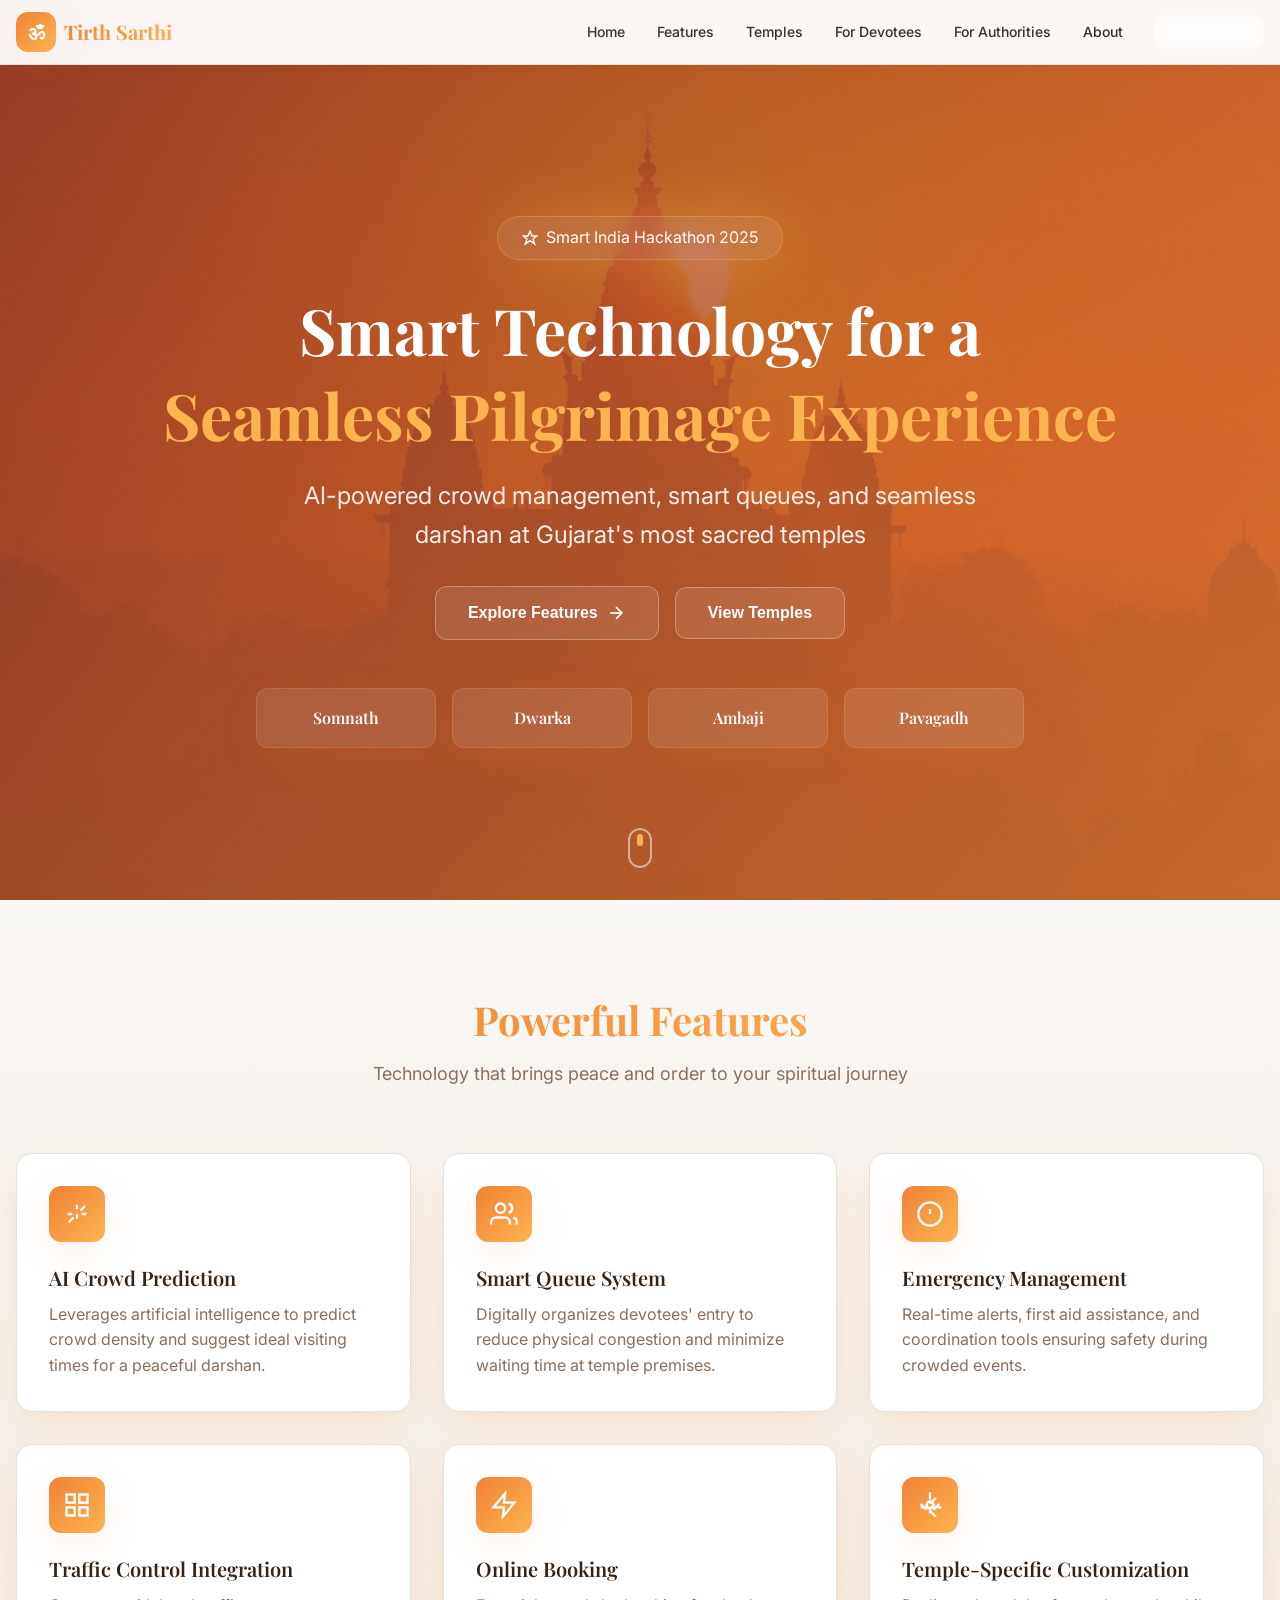
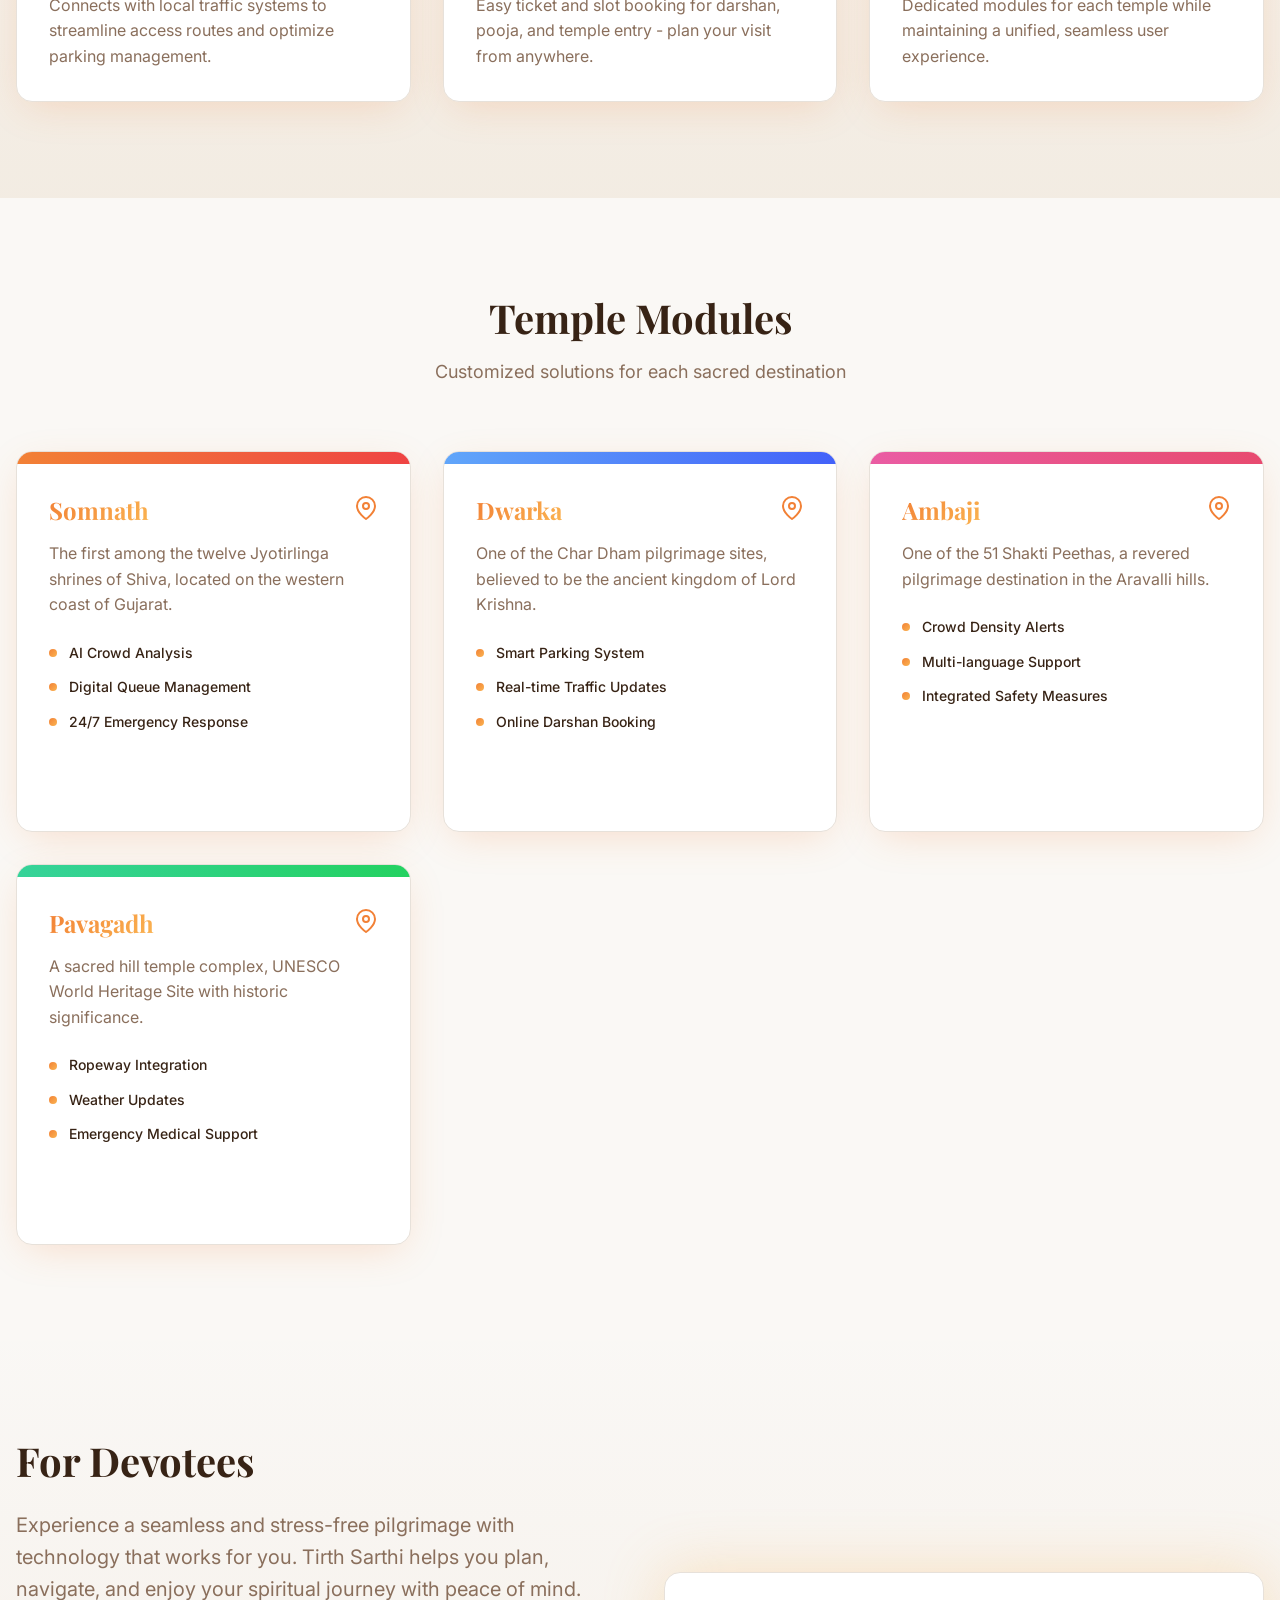
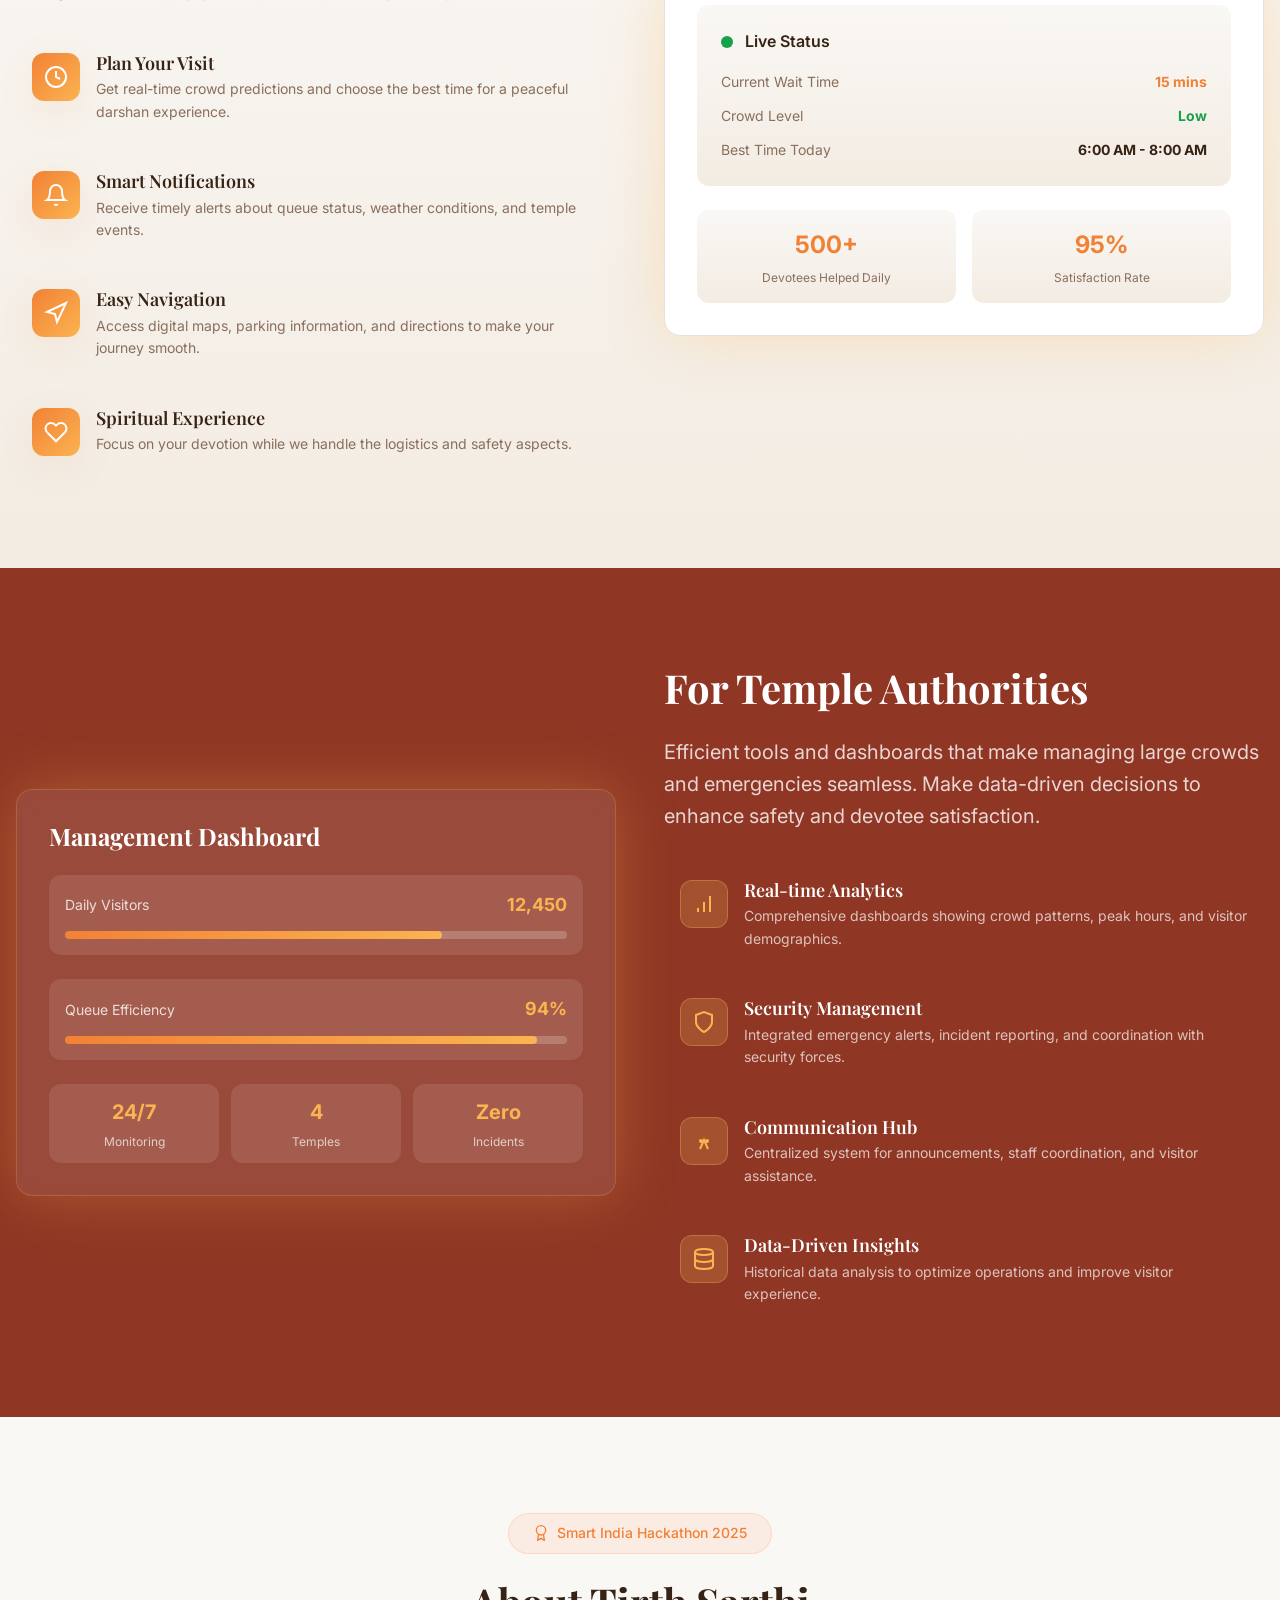
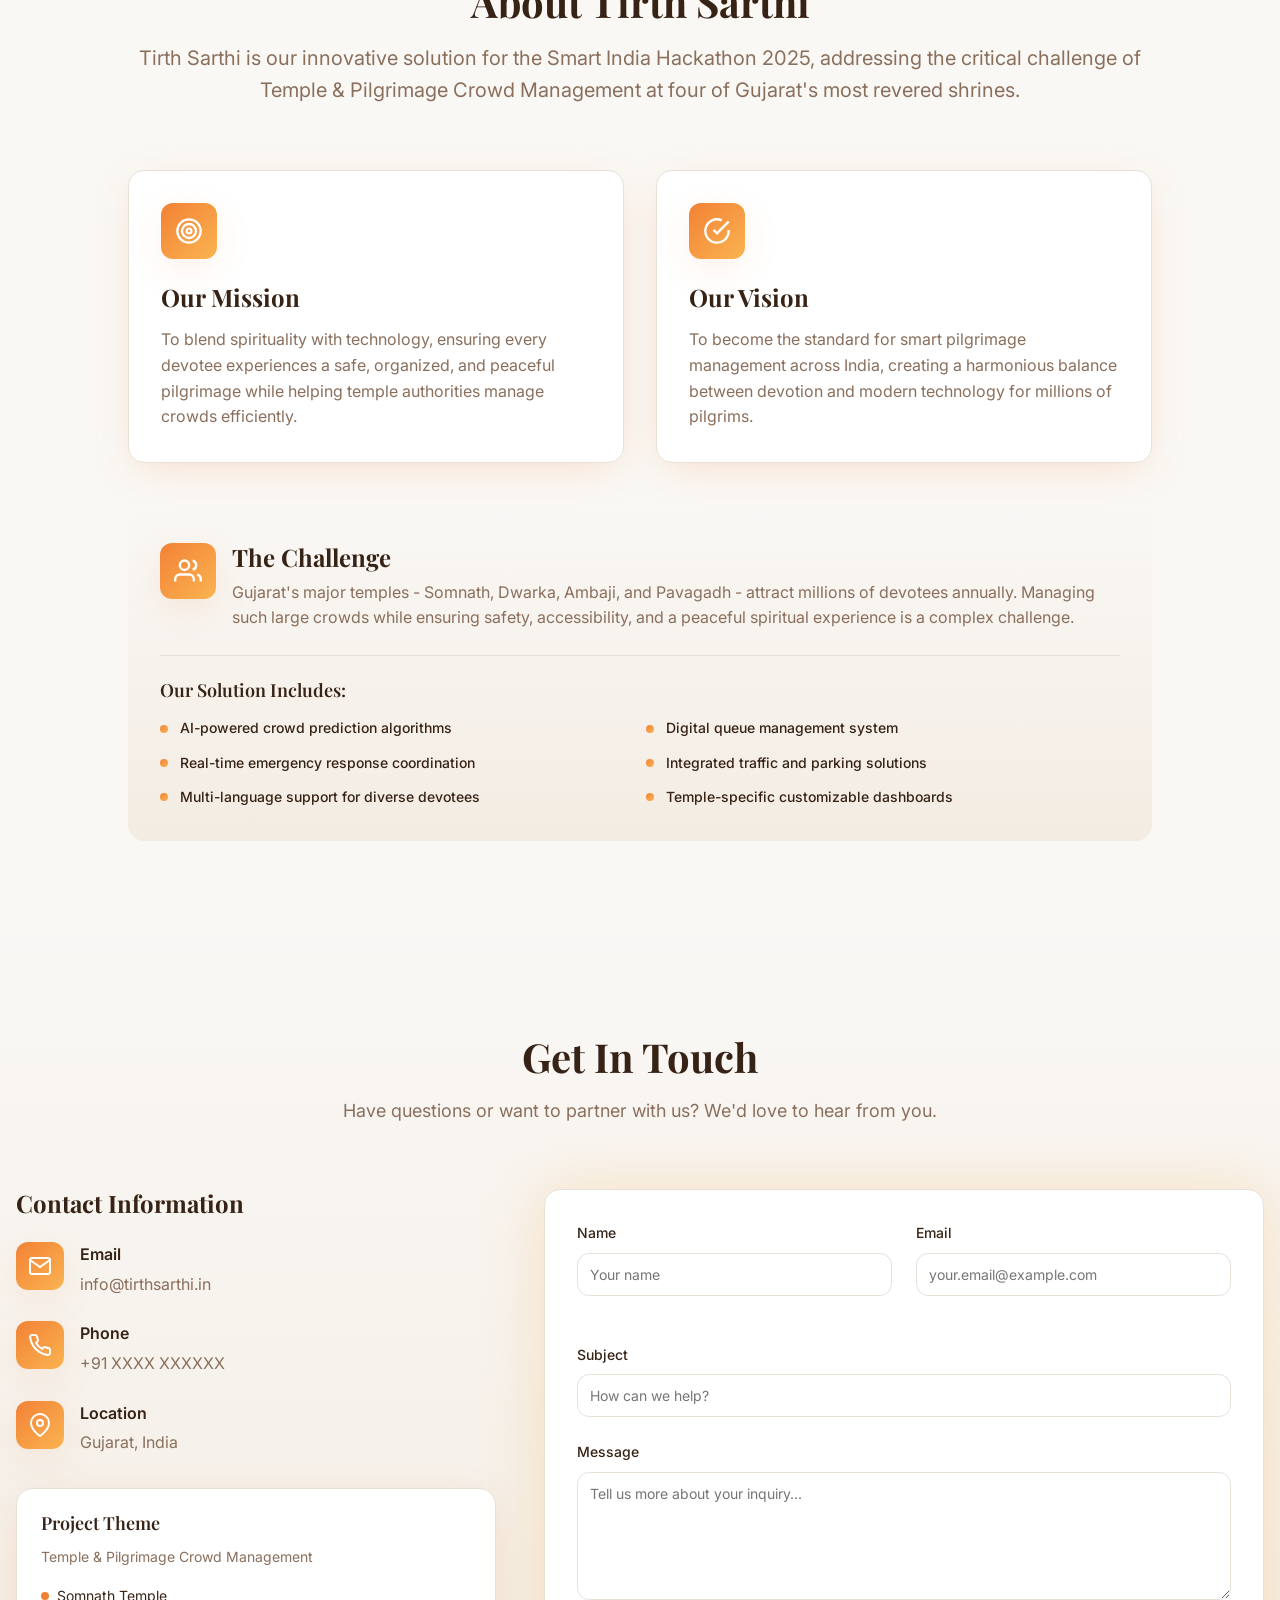
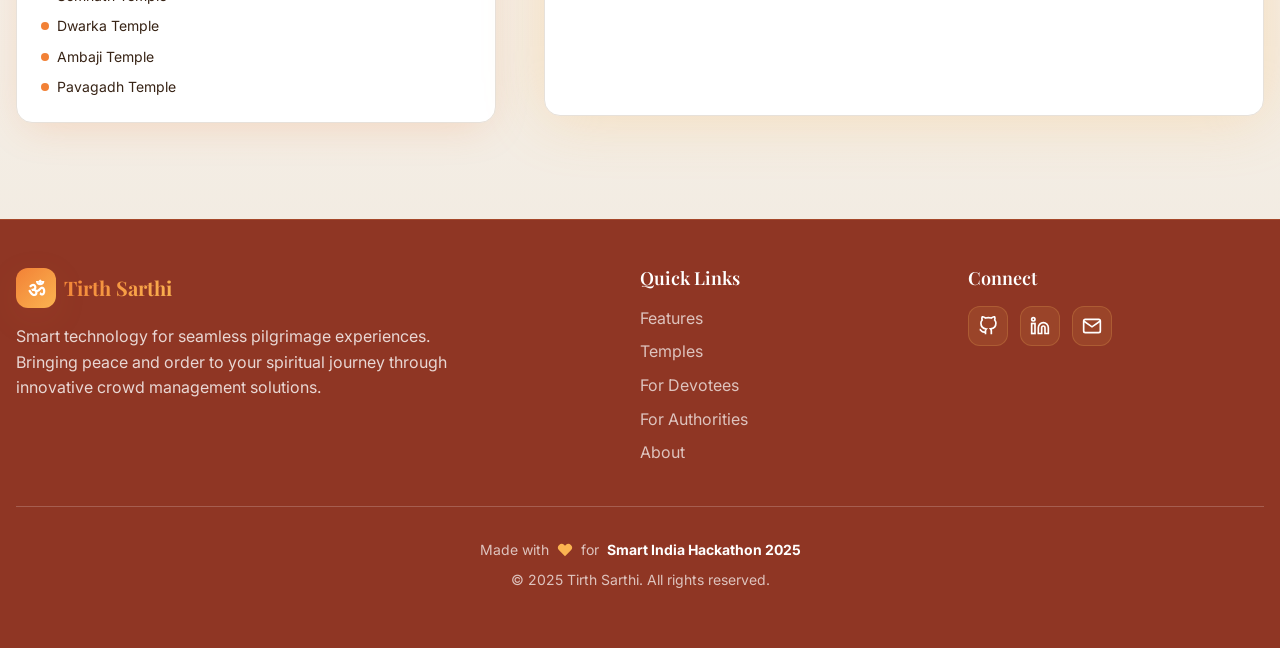
<file: standalone.html>
<!DOCTYPE html>
<html lang="en">
<head>
    <meta charset="UTF-8" />
    <meta name="viewport" content="width=device-width, initial-scale=1.0" />
    <title>Tirth Sarthi - Smart Temple & Pilgrimage Management</title>
    <meta name="description" content="Smart technology for seamless pilgrimage experience at Gujarat's major temples - Somnath, Dwarka, Ambaji, and Pavagadh. AI-powered crowd management, smart queues, and online booking." />
    <link rel="preconnect" href="https://fonts.googleapis.com">
    <link rel="preconnect" href="https://fonts.gstatic.com" crossorigin>
    <link href="https://fonts.googleapis.com/css2?family=Playfair+Display:wght@400;600;700&family=Inter:wght@300;400;500;600;700&display=swap" rel="stylesheet">
    <link rel="stylesheet" href="standalone.css">
</head>
<body>
    <!-- Navbar -->
    <nav class="navbar" id="navbar">
        <div class="container navbar-content">
            <div class="navbar-brand">
                <div class="logo">
                    <span>ॐ</span>
                </div>
                <span class="brand-name">Tirth Sarthi</span>
            </div>

            <!-- Desktop Navigation -->
            <div class="nav-links desktop-nav">
                <a href="#home" class="nav-link">Home</a>
                <a href="#features" class="nav-link">Features</a>
                <a href="#temples" class="nav-link">Temples</a>
                <a href="#devotees" class="nav-link">For Devotees</a>
                <a href="#authorities" class="nav-link">For Authorities</a>
                <a href="#about" class="nav-link">About</a>
                <button class="btn btn-hero btn-sm" onclick="scrollToSection('contact')">Get Started</button>
            </div>

            <!-- Mobile menu button -->
            <button class="mobile-menu-btn" id="mobileMenuBtn" aria-label="Toggle menu">
                <svg class="menu-icon" width="24" height="24" viewBox="0 0 24 24" fill="none" stroke="currentColor" stroke-width="2">
                    <line x1="3" y1="12" x2="21" y2="12"></line>
                    <line x1="3" y1="6" x2="21" y2="6"></line>
                    <line x1="3" y1="18" x2="21" y2="18"></line>
                </svg>
                <svg class="close-icon hidden" width="24" height="24" viewBox="0 0 24 24" fill="none" stroke="currentColor" stroke-width="2">
                    <line x1="18" y1="6" x2="6" y2="18"></line>
                    <line x1="6" y1="6" x2="18" y2="18"></line>
                </svg>
            </button>
        </div>

        <!-- Mobile Navigation -->
        <div class="mobile-nav hidden" id="mobileNav">
            <a href="#home" class="mobile-nav-link">Home</a>
            <a href="#features" class="mobile-nav-link">Features</a>
            <a href="#temples" class="mobile-nav-link">Temples</a>
            <a href="#devotees" class="mobile-nav-link">For Devotees</a>
            <a href="#authorities" class="mobile-nav-link">For Authorities</a>
            <a href="#about" class="mobile-nav-link">About</a>
            <button class="btn btn-hero" onclick="scrollToSection('contact')">Get Started</button>
        </div>
    </nav>

    <!-- Hero Section -->
    <section id="home" class="hero">
        <div class="hero-background"></div>
        <div class="hero-overlay"></div>
        <div class="mandala-pattern"></div>
        
        <div class="container hero-content">
            <div class="hero-inner">
                <div class="hero-badge">
                    <svg width="16" height="16" viewBox="0 0 24 24" fill="none" stroke="currentColor" stroke-width="2">
                        <path d="M12 2l3 7h7l-5.5 4.5L19 21l-7-5-7 5 2.5-7.5L2 9h7z"/>
                    </svg>
                    <span>Smart India Hackathon 2025</span>
                </div>

                <h1 class="hero-title">
                    Smart Technology for a
                    <span class="highlight">Seamless Pilgrimage Experience</span>
                </h1>

                <p class="hero-description">
                    AI-powered crowd management, smart queues, and seamless darshan at Gujarat's most sacred temples
                </p>

                <div class="hero-buttons">
                    <button class="btn btn-hero btn-lg" onclick="scrollToSection('features')">
                        Explore Features
                        <svg width="20" height="20" viewBox="0 0 24 24" fill="none" stroke="currentColor" stroke-width="2">
                            <line x1="5" y1="12" x2="19" y2="12"></line>
                            <polyline points="12 5 19 12 12 19"></polyline>
                        </svg>
                    </button>
                    <button class="btn btn-outline btn-lg" onclick="scrollToSection('temples')">
                        View Temples
                    </button>
                </div>

                <div class="temple-grid">
                    <div class="temple-card">
                        <p>Somnath</p>
                    </div>
                    <div class="temple-card">
                        <p>Dwarka</p>
                    </div>
                    <div class="temple-card">
                        <p>Ambaji</p>
                    </div>
                    <div class="temple-card">
                        <p>Pavagadh</p>
                    </div>
                </div>
            </div>
        </div>

        <div class="scroll-indicator">
            <div class="scroll-border">
                <div class="scroll-dot"></div>
            </div>
        </div>
    </section>

    <!-- Features Section -->
    <section id="features" class="section features-section">
        <div class="container">
            <div class="section-header">
                <h2 class="section-title gradient-text">Powerful Features</h2>
                <p class="section-description">Technology that brings peace and order to your spiritual journey</p>
            </div>

            <div class="feature-grid">
                <div class="feature-card">
                    <div class="feature-icon">
                        <svg width="28" height="28" viewBox="0 0 24 24" fill="none" stroke="currentColor" stroke-width="2">
                            <path d="M12 8V4M12 16v-4M8 12H4M20 12h-4M15 9l4-4M5 19l4-4M9 15l-4 4M19 5l-4 4"/>
                        </svg>
                    </div>
                    <h3>AI Crowd Prediction</h3>
                    <p>Leverages artificial intelligence to predict crowd density and suggest ideal visiting times for a peaceful darshan.</p>
                </div>

                <div class="feature-card">
                    <div class="feature-icon">
                        <svg width="28" height="28" viewBox="0 0 24 24" fill="none" stroke="currentColor" stroke-width="2">
                            <path d="M17 21v-2a4 4 0 0 0-4-4H5a4 4 0 0 0-4 4v2"></path>
                            <circle cx="9" cy="7" r="4"></circle>
                            <path d="M23 21v-2a4 4 0 0 0-3-3.87"></path>
                            <path d="M16 3.13a4 4 0 0 1 0 7.75"></path>
                        </svg>
                    </div>
                    <h3>Smart Queue System</h3>
                    <p>Digitally organizes devotees' entry to reduce physical congestion and minimize waiting time at temple premises.</p>
                </div>

                <div class="feature-card">
                    <div class="feature-icon">
                        <svg width="28" height="28" viewBox="0 0 24 24" fill="none" stroke="currentColor" stroke-width="2">
                            <circle cx="12" cy="12" r="10"></circle>
                            <line x1="12" y1="8" x2="12" y2="12"></line>
                            <line x1="12" y1="16" x2="12.01" y2="16"></line>
                        </svg>
                    </div>
                    <h3>Emergency Management</h3>
                    <p>Real-time alerts, first aid assistance, and coordination tools ensuring safety during crowded events.</p>
                </div>

                <div class="feature-card">
                    <div class="feature-icon">
                        <svg width="28" height="28" viewBox="0 0 24 24" fill="none" stroke="currentColor" stroke-width="2">
                            <rect x="3" y="3" width="7" height="7"></rect>
                            <rect x="14" y="3" width="7" height="7"></rect>
                            <rect x="14" y="14" width="7" height="7"></rect>
                            <rect x="3" y="14" width="7" height="7"></rect>
                        </svg>
                    </div>
                    <h3>Traffic Control Integration</h3>
                    <p>Connects with local traffic systems to streamline access routes and optimize parking management.</p>
                </div>

                <div class="feature-card">
                    <div class="feature-icon">
                        <svg width="28" height="28" viewBox="0 0 24 24" fill="none" stroke="currentColor" stroke-width="2">
                            <path d="M13 2L3 14h9l-1 8 10-12h-9l1-8z"></path>
                        </svg>
                    </div>
                    <h3>Online Booking</h3>
                    <p>Easy ticket and slot booking for darshan, pooja, and temple entry - plan your visit from anywhere.</p>
                </div>

                <div class="feature-card">
                    <div class="feature-icon">
                        <svg width="28" height="28" viewBox="0 0 24 24" fill="none" stroke="currentColor" stroke-width="2">
                            <circle cx="12" cy="12" r="3"></circle>
                            <path d="M12 1v6m0 6v6m5-13l-5 5m0 6l5 5m-13-11l5 5m6 0l5-5m-16 3h6m6 0h6"/>
                        </svg>
                    </div>
                    <h3>Temple-Specific Customization</h3>
                    <p>Dedicated modules for each temple while maintaining a unified, seamless user experience.</p>
                </div>
            </div>
        </div>
    </section>

    <!-- Temples Section -->
    <section id="temples" class="section temples-section">
        <div class="container">
            <div class="section-header">
                <h2 class="section-title">Temple Modules</h2>
                <p class="section-description">Customized solutions for each sacred destination</p>
            </div>

            <div class="temples-grid">
                <div class="temple-module">
                    <div class="temple-bar bar-orange"></div>
                    <div class="temple-module-content">
                        <div class="temple-module-header">
                            <h3 class="gradient-text">Somnath</h3>
                            <svg width="24" height="24" viewBox="0 0 24 24" fill="none" stroke="currentColor" stroke-width="2">
                                <path d="M21 10c0 7-9 13-9 13s-9-6-9-13a9 9 0 0 1 18 0z"></path>
                                <circle cx="12" cy="10" r="3"></circle>
                            </svg>
                        </div>
                        <p class="temple-description">The first among the twelve Jyotirlinga shrines of Shiva, located on the western coast of Gujarat.</p>
                        <div class="temple-highlights">
                            <div class="highlight-item">
                                <div class="dot"></div>
                                <span>AI Crowd Analysis</span>
                            </div>
                            <div class="highlight-item">
                                <div class="dot"></div>
                                <span>Digital Queue Management</span>
                            </div>
                            <div class="highlight-item">
                                <div class="dot"></div>
                                <span>24/7 Emergency Response</span>
                            </div>
                        </div>
                        <button class="btn btn-outline btn-full">View Details</button>
                    </div>
                </div>

                <div class="temple-module">
                    <div class="temple-bar bar-blue"></div>
                    <div class="temple-module-content">
                        <div class="temple-module-header">
                            <h3 class="gradient-text">Dwarka</h3>
                            <svg width="24" height="24" viewBox="0 0 24 24" fill="none" stroke="currentColor" stroke-width="2">
                                <path d="M21 10c0 7-9 13-9 13s-9-6-9-13a9 9 0 0 1 18 0z"></path>
                                <circle cx="12" cy="10" r="3"></circle>
                            </svg>
                        </div>
                        <p class="temple-description">One of the Char Dham pilgrimage sites, believed to be the ancient kingdom of Lord Krishna.</p>
                        <div class="temple-highlights">
                            <div class="highlight-item">
                                <div class="dot"></div>
                                <span>Smart Parking System</span>
                            </div>
                            <div class="highlight-item">
                                <div class="dot"></div>
                                <span>Real-time Traffic Updates</span>
                            </div>
                            <div class="highlight-item">
                                <div class="dot"></div>
                                <span>Online Darshan Booking</span>
                            </div>
                        </div>
                        <button class="btn btn-outline btn-full">View Details</button>
                    </div>
                </div>

                <div class="temple-module">
                    <div class="temple-bar bar-pink"></div>
                    <div class="temple-module-content">
                        <div class="temple-module-header">
                            <h3 class="gradient-text">Ambaji</h3>
                            <svg width="24" height="24" viewBox="0 0 24 24" fill="none" stroke="currentColor" stroke-width="2">
                                <path d="M21 10c0 7-9 13-9 13s-9-6-9-13a9 9 0 0 1 18 0z"></path>
                                <circle cx="12" cy="10" r="3"></circle>
                            </svg>
                        </div>
                        <p class="temple-description">One of the 51 Shakti Peethas, a revered pilgrimage destination in the Aravalli hills.</p>
                        <div class="temple-highlights">
                            <div class="highlight-item">
                                <div class="dot"></div>
                                <span>Crowd Density Alerts</span>
                            </div>
                            <div class="highlight-item">
                                <div class="dot"></div>
                                <span>Multi-language Support</span>
                            </div>
                            <div class="highlight-item">
                                <div class="dot"></div>
                                <span>Integrated Safety Measures</span>
                            </div>
                        </div>
                        <button class="btn btn-outline btn-full">View Details</button>
                    </div>
                </div>

                <div class="temple-module">
                    <div class="temple-bar bar-green"></div>
                    <div class="temple-module-content">
                        <div class="temple-module-header">
                            <h3 class="gradient-text">Pavagadh</h3>
                            <svg width="24" height="24" viewBox="0 0 24 24" fill="none" stroke="currentColor" stroke-width="2">
                                <path d="M21 10c0 7-9 13-9 13s-9-6-9-13a9 9 0 0 1 18 0z"></path>
                                <circle cx="12" cy="10" r="3"></circle>
                            </svg>
                        </div>
                        <p class="temple-description">A sacred hill temple complex, UNESCO World Heritage Site with historic significance.</p>
                        <div class="temple-highlights">
                            <div class="highlight-item">
                                <div class="dot"></div>
                                <span>Ropeway Integration</span>
                            </div>
                            <div class="highlight-item">
                                <div class="dot"></div>
                                <span>Weather Updates</span>
                            </div>
                            <div class="highlight-item">
                                <div class="dot"></div>
                                <span>Emergency Medical Support</span>
                            </div>
                        </div>
                        <button class="btn btn-outline btn-full">View Details</button>
                    </div>
                </div>
            </div>
        </div>
    </section>

    <!-- For Devotees Section -->
    <section id="devotees" class="section devotees-section">
        <div class="container">
            <div class="devotees-grid">
                <div class="devotees-content">
                    <h2 class="section-title">For Devotees</h2>
                    <p class="devotees-intro">
                        Experience a seamless and stress-free pilgrimage with technology that works for you. 
                        Tirth Sarthi helps you plan, navigate, and enjoy your spiritual journey with peace of mind.
                    </p>
                    <div class="benefits-list">
                        <div class="benefit-item">
                            <div class="benefit-icon">
                                <svg width="24" height="24" viewBox="0 0 24 24" fill="none" stroke="currentColor" stroke-width="2">
                                    <circle cx="12" cy="12" r="10"></circle>
                                    <polyline points="12 6 12 12 16 14"></polyline>
                                </svg>
                            </div>
                            <div>
                                <h3>Plan Your Visit</h3>
                                <p>Get real-time crowd predictions and choose the best time for a peaceful darshan experience.</p>
                            </div>
                        </div>

                        <div class="benefit-item">
                            <div class="benefit-icon">
                                <svg width="24" height="24" viewBox="0 0 24 24" fill="none" stroke="currentColor" stroke-width="2">
                                    <path d="M18 8A6 6 0 0 0 6 8c0 7-3 9-3 9h18s-3-2-3-9"></path>
                                    <path d="M13.73 21a2 2 0 0 1-3.46 0"></path>
                                </svg>
                            </div>
                            <div>
                                <h3>Smart Notifications</h3>
                                <p>Receive timely alerts about queue status, weather conditions, and temple events.</p>
                            </div>
                        </div>

                        <div class="benefit-item">
                            <div class="benefit-icon">
                                <svg width="24" height="24" viewBox="0 0 24 24" fill="none" stroke="currentColor" stroke-width="2">
                                    <polygon points="3 11 22 2 13 21 11 13 3 11"></polygon>
                                </svg>
                            </div>
                            <div>
                                <h3>Easy Navigation</h3>
                                <p>Access digital maps, parking information, and directions to make your journey smooth.</p>
                            </div>
                        </div>

                        <div class="benefit-item">
                            <div class="benefit-icon">
                                <svg width="24" height="24" viewBox="0 0 24 24" fill="none" stroke="currentColor" stroke-width="2">
                                    <path d="M20.84 4.61a5.5 5.5 0 0 0-7.78 0L12 5.67l-1.06-1.06a5.5 5.5 0 0 0-7.78 7.78l1.06 1.06L12 21.23l7.78-7.78 1.06-1.06a5.5 5.5 0 0 0 0-7.78z"></path>
                                </svg>
                            </div>
                            <div>
                                <h3>Spiritual Experience</h3>
                                <p>Focus on your devotion while we handle the logistics and safety aspects.</p>
                            </div>
                        </div>
                    </div>
                </div>

                <div class="devotees-dashboard">
                    <div class="dashboard-card">
                        <div class="live-status">
                            <div class="status-header">
                                <div class="pulse-dot"></div>
                                <span>Live Status</span>
                            </div>
                            <div class="status-items">
                                <div class="status-item">
                                    <span>Current Wait Time</span>
                                    <span class="status-value primary">15 mins</span>
                                </div>
                                <div class="status-item">
                                    <span>Crowd Level</span>
                                    <span class="status-value success">Low</span>
                                </div>
                                <div class="status-item">
                                    <span>Best Time Today</span>
                                    <span class="status-value">6:00 AM - 8:00 AM</span>
                                </div>
                            </div>
                        </div>

                        <div class="stats-grid">
                            <div class="stat-box">
                                <p class="stat-number">500+</p>
                                <p class="stat-label">Devotees Helped Daily</p>
                            </div>
                            <div class="stat-box">
                                <p class="stat-number">95%</p>
                                <p class="stat-label">Satisfaction Rate</p>
                            </div>
                        </div>
                    </div>
                </div>
            </div>
        </div>
    </section>

    <!-- For Authorities Section -->
    <section id="authorities" class="section authorities-section">
        <div class="container">
            <div class="authorities-grid">
                <div class="authorities-dashboard">
                    <div class="management-card">
                        <h3>Management Dashboard</h3>
                        <div class="dashboard-items">
                            <div class="dashboard-metric">
                                <div class="metric-header">
                                    <span>Daily Visitors</span>
                                    <span class="metric-value">12,450</span>
                                </div>
                                <div class="progress-bar">
                                    <div class="progress-fill" style="width: 75%"></div>
                                </div>
                            </div>

                            <div class="dashboard-metric">
                                <div class="metric-header">
                                    <span>Queue Efficiency</span>
                                    <span class="metric-value">94%</span>
                                </div>
                                <div class="progress-bar">
                                    <div class="progress-fill" style="width: 94%"></div>
                                </div>
                            </div>

                            <div class="metric-grid">
                                <div class="metric-box">
                                    <p class="box-value">24/7</p>
                                    <p class="box-label">Monitoring</p>
                                </div>
                                <div class="metric-box">
                                    <p class="box-value">4</p>
                                    <p class="box-label">Temples</p>
                                </div>
                                <div class="metric-box">
                                    <p class="box-value">Zero</p>
                                    <p class="box-label">Incidents</p>
                                </div>
                            </div>
                        </div>
                    </div>
                </div>

                <div class="authorities-content">
                    <h2 class="section-title">For Temple Authorities</h2>
                    <p class="authorities-intro">
                        Efficient tools and dashboards that make managing large crowds and emergencies seamless. 
                        Make data-driven decisions to enhance safety and devotee satisfaction.
                    </p>
                    <div class="capabilities-list">
                        <div class="capability-item">
                            <div class="capability-icon">
                                <svg width="24" height="24" viewBox="0 0 24 24" fill="none" stroke="currentColor" stroke-width="2">
                                    <line x1="12" y1="20" x2="12" y2="10"></line>
                                    <line x1="18" y1="20" x2="18" y2="4"></line>
                                    <line x1="6" y1="20" x2="6" y2="16"></line>
                                </svg>
                            </div>
                            <div>
                                <h3>Real-time Analytics</h3>
                                <p>Comprehensive dashboards showing crowd patterns, peak hours, and visitor demographics.</p>
                            </div>
                        </div>

                        <div class="capability-item">
                            <div class="capability-icon">
                                <svg width="24" height="24" viewBox="0 0 24 24" fill="none" stroke="currentColor" stroke-width="2">
                                    <path d="M12 22s8-4 8-10V5l-8-3-8 3v7c0 6 8 10 8 10z"></path>
                                </svg>
                            </div>
                            <div>
                                <h3>Security Management</h3>
                                <p>Integrated emergency alerts, incident reporting, and coordination with security forces.</p>
                            </div>
                        </div>

                        <div class="capability-item">
                            <div class="capability-icon">
                                <svg width="24" height="24" viewBox="0 0 24 24" fill="none" stroke="currentColor" stroke-width="2">
                                    <circle cx="9" cy="12" r="1"></circle>
                                    <circle cx="15" cy="12" r="1"></circle>
                                    <path d="M8 20l4-9 4 9"></path>
                                </svg>
                            </div>
                            <div>
                                <h3>Communication Hub</h3>
                                <p>Centralized system for announcements, staff coordination, and visitor assistance.</p>
                            </div>
                        </div>

                        <div class="capability-item">
                            <div class="capability-icon">
                                <svg width="24" height="24" viewBox="0 0 24 24" fill="none" stroke="currentColor" stroke-width="2">
                                    <ellipse cx="12" cy="5" rx="9" ry="3"></ellipse>
                                    <path d="M21 12c0 1.66-4 3-9 3s-9-1.34-9-3"></path>
                                    <path d="M3 5v14c0 1.66 4 3 9 3s9-1.34 9-3V5"></path>
                                </svg>
                            </div>
                            <div>
                                <h3>Data-Driven Insights</h3>
                                <p>Historical data analysis to optimize operations and improve visitor experience.</p>
                            </div>
                        </div>
                    </div>
                </div>
            </div>
        </div>
    </section>

    <!-- About Section -->
    <section id="about" class="section about-section">
        <div class="container">
            <div class="about-content">
                <div class="about-header">
                    <div class="sih-badge">
                        <svg width="16" height="16" viewBox="0 0 24 24" fill="none" stroke="currentColor" stroke-width="2">
                            <circle cx="12" cy="8" r="7"></circle>
                            <polyline points="8.21 13.89 7 23 12 20 17 23 15.79 13.88"></polyline>
                        </svg>
                        <span>Smart India Hackathon 2025</span>
                    </div>
                    <h2 class="section-title">About Tirth Sarthi</h2>
                    <p class="about-intro">
                        Tirth Sarthi is our innovative solution for the Smart India Hackathon 2025, 
                        addressing the critical challenge of Temple & Pilgrimage Crowd Management 
                        at four of Gujarat's most revered shrines.
                    </p>
                </div>

                <div class="mission-vision">
                    <div class="mv-card">
                        <div class="mv-icon">
                            <svg width="28" height="28" viewBox="0 0 24 24" fill="none" stroke="currentColor" stroke-width="2">
                                <circle cx="12" cy="12" r="10"></circle>
                                <circle cx="12" cy="12" r="6"></circle>
                                <circle cx="12" cy="12" r="2"></circle>
                            </svg>
                        </div>
                        <h3>Our Mission</h3>
                        <p>
                            To blend spirituality with technology, ensuring every devotee experiences 
                            a safe, organized, and peaceful pilgrimage while helping temple authorities 
                            manage crowds efficiently.
                        </p>
                    </div>

                    <div class="mv-card">
                        <div class="mv-icon">
                            <svg width="28" height="28" viewBox="0 0 24 24" fill="none" stroke="currentColor" stroke-width="2">
                                <path d="M22 11.08V12a10 10 0 1 1-5.93-9.14"></path>
                                <polyline points="22 4 12 14.01 9 11.01"></polyline>
                            </svg>
                        </div>
                        <h3>Our Vision</h3>
                        <p>
                            To become the standard for smart pilgrimage management across India, 
                            creating a harmonious balance between devotion and modern technology 
                            for millions of pilgrims.
                        </p>
                    </div>
                </div>

                <div class="challenge-card">
                    <div class="challenge-header">
                        <div class="challenge-icon">
                            <svg width="28" height="28" viewBox="0 0 24 24" fill="none" stroke="currentColor" stroke-width="2">
                                <path d="M17 21v-2a4 4 0 0 0-4-4H5a4 4 0 0 0-4 4v2"></path>
                                <circle cx="9" cy="7" r="4"></circle>
                                <path d="M23 21v-2a4 4 0 0 0-3-3.87"></path>
                                <path d="M16 3.13a4 4 0 0 1 0 7.75"></path>
                            </svg>
                        </div>
                        <div>
                            <h3>The Challenge</h3>
                            <p>
                                Gujarat's major temples - Somnath, Dwarka, Ambaji, and Pavagadh - attract millions 
                                of devotees annually. Managing such large crowds while ensuring safety, accessibility, 
                                and a peaceful spiritual experience is a complex challenge.
                            </p>
                        </div>
                    </div>

                    <div class="solution-list">
                        <h4>Our Solution Includes:</h4>
                        <div class="solution-grid">
                            <div class="solution-item">
                                <div class="dot"></div>
                                <span>AI-powered crowd prediction algorithms</span>
                            </div>
                            <div class="solution-item">
                                <div class="dot"></div>
                                <span>Digital queue management system</span>
                            </div>
                            <div class="solution-item">
                                <div class="dot"></div>
                                <span>Real-time emergency response coordination</span>
                            </div>
                            <div class="solution-item">
                                <div class="dot"></div>
                                <span>Integrated traffic and parking solutions</span>
                            </div>
                            <div class="solution-item">
                                <div class="dot"></div>
                                <span>Multi-language support for diverse devotees</span>
                            </div>
                            <div class="solution-item">
                                <div class="dot"></div>
                                <span>Temple-specific customizable dashboards</span>
                            </div>
                        </div>
                    </div>
                </div>
            </div>
        </div>
    </section>

    <!-- Contact Section -->
    <section id="contact" class="section contact-section">
        <div class="container">
            <div class="section-header">
                <h2 class="section-title">Get In Touch</h2>
                <p class="section-description">Have questions or want to partner with us? We'd love to hear from you.</p>
            </div>

            <div class="contact-grid">
                <div class="contact-info">
                    <h3>Contact Information</h3>
                    <div class="info-items">
                        <div class="info-item">
                            <div class="info-icon">
                                <svg width="24" height="24" viewBox="0 0 24 24" fill="none" stroke="currentColor" stroke-width="2">
                                    <path d="M4 4h16c1.1 0 2 .9 2 2v12c0 1.1-.9 2-2 2H4c-1.1 0-2-.9-2-2V6c0-1.1.9-2 2-2z"></path>
                                    <polyline points="22,6 12,13 2,6"></polyline>
                                </svg>
                            </div>
                            <div>
                                <p class="info-label">Email</p>
                                <p class="info-value">info@tirthsarthi.in</p>
                            </div>
                        </div>

                        <div class="info-item">
                            <div class="info-icon">
                                <svg width="24" height="24" viewBox="0 0 24 24" fill="none" stroke="currentColor" stroke-width="2">
                                    <path d="M22 16.92v3a2 2 0 0 1-2.18 2 19.79 19.79 0 0 1-8.63-3.07 19.5 19.5 0 0 1-6-6 19.79 19.79 0 0 1-3.07-8.67A2 2 0 0 1 4.11 2h3a2 2 0 0 1 2 1.72 12.84 12.84 0 0 0 .7 2.81 2 2 0 0 1-.45 2.11L8.09 9.91a16 16 0 0 0 6 6l1.27-1.27a2 2 0 0 1 2.11-.45 12.84 12.84 0 0 0 2.81.7A2 2 0 0 1 22 16.92z"></path>
                                </svg>
                            </div>
                            <div>
                                <p class="info-label">Phone</p>
                                <p class="info-value">+91 XXXX XXXXXX</p>
                            </div>
                        </div>

                        <div class="info-item">
                            <div class="info-icon">
                                <svg width="24" height="24" viewBox="0 0 24 24" fill="none" stroke="currentColor" stroke-width="2">
                                    <path d="M21 10c0 7-9 13-9 13s-9-6-9-13a9 9 0 0 1 18 0z"></path>
                                    <circle cx="12" cy="10" r="3"></circle>
                                </svg>
                            </div>
                            <div>
                                <p class="info-label">Location</p>
                                <p class="info-value">Gujarat, India</p>
                            </div>
                        </div>
                    </div>

                    <div class="project-theme-card">
                        <h4>Project Theme</h4>
                        <p>Temple & Pilgrimage Crowd Management</p>
                        <div class="theme-temples">
                            <div class="theme-temple">
                                <div class="dot"></div>
                                <span>Somnath Temple</span>
                            </div>
                            <div class="theme-temple">
                                <div class="dot"></div>
                                <span>Dwarka Temple</span>
                            </div>
                            <div class="theme-temple">
                                <div class="dot"></div>
                                <span>Ambaji Temple</span>
                            </div>
                            <div class="theme-temple">
                                <div class="dot"></div>
                                <span>Pavagadh Temple</span>
                            </div>
                        </div>
                    </div>
                </div>

                <div class="contact-form-wrapper">
                    <form class="contact-form" id="contactForm">
                        <div class="form-row">
                            <div class="form-group">
                                <label for="name">Name</label>
                                <input type="text" id="name" name="name" required placeholder="Your name">
                            </div>
                            <div class="form-group">
                                <label for="email">Email</label>
                                <input type="email" id="email" name="email" required placeholder="your.email@example.com">
                            </div>
                        </div>

                        <div class="form-group">
                            <label for="subject">Subject</label>
                            <input type="text" id="subject" name="subject" required placeholder="How can we help?">
                        </div>

                        <div class="form-group">
                            <label for="message">Message</label>
                            <textarea id="message" name="message" required placeholder="Tell us more about your inquiry..." rows="6"></textarea>
                        </div>

                        <button type="submit" class="btn btn-hero btn-lg btn-full">
                            Send Message
                            <svg width="16" height="16" viewBox="0 0 24 24" fill="none" stroke="currentColor" stroke-width="2">
                                <line x1="22" y1="2" x2="11" y2="13"></line>
                                <polygon points="22 2 15 22 11 13 2 9 22 2"></polygon>
                            </svg>
                        </button>
                    </form>
                </div>
            </div>
        </div>
    </section>

    <!-- Footer -->
    <footer class="footer">
        <div class="container">
            <div class="footer-grid">
                <div class="footer-brand">
                    <div class="footer-logo">
                        <div class="logo">
                            <span>ॐ</span>
                        </div>
                        <span class="brand-name">Tirth Sarthi</span>
                    </div>
                    <p>
                        Smart technology for seamless pilgrimage experiences. Bringing peace and order 
                        to your spiritual journey through innovative crowd management solutions.
                    </p>
                </div>

                <div class="footer-links">
                    <h4>Quick Links</h4>
                    <ul>
                        <li><a href="#features">Features</a></li>
                        <li><a href="#temples">Temples</a></li>
                        <li><a href="#devotees">For Devotees</a></li>
                        <li><a href="#authorities">For Authorities</a></li>
                        <li><a href="#about">About</a></li>
                    </ul>
                </div>

                <div class="footer-social">
                    <h4>Connect</h4>
                    <div class="social-icons">
                        <a href="#" class="social-link">
                            <svg width="20" height="20" viewBox="0 0 24 24" fill="none" stroke="currentColor" stroke-width="2">
                                <path d="M9 19c-5 1.5-5-2.5-7-3m14 6v-3.87a3.37 3.37 0 0 0-.94-2.61c3.14-.35 6.44-1.54 6.44-7A5.44 5.44 0 0 0 20 4.77 5.07 5.07 0 0 0 19.91 1S18.73.65 16 2.48a13.38 13.38 0 0 0-7 0C6.27.65 5.09 1 5.09 1A5.07 5.07 0 0 0 5 4.77a5.44 5.44 0 0 0-1.5 3.78c0 5.42 3.3 6.61 6.44 7A3.37 3.37 0 0 0 9 18.13V22"></path>
                            </svg>
                        </a>
                        <a href="#" class="social-link">
                            <svg width="20" height="20" viewBox="0 0 24 24" fill="none" stroke="currentColor" stroke-width="2">
                                <path d="M16 8a6 6 0 0 1 6 6v7h-4v-7a2 2 0 0 0-2-2 2 2 0 0 0-2 2v7h-4v-7a6 6 0 0 1 6-6z"></path>
                                <rect x="2" y="9" width="4" height="12"></rect>
                                <circle cx="4" cy="4" r="2"></circle>
                            </svg>
                        </a>
                        <a href="#" class="social-link">
                            <svg width="20" height="20" viewBox="0 0 24 24" fill="none" stroke="currentColor" stroke-width="2">
                                <path d="M4 4h16c1.1 0 2 .9 2 2v12c0 1.1-.9 2-2 2H4c-1.1 0-2-.9-2-2V6c0-1.1.9-2 2-2z"></path>
                                <polyline points="22,6 12,13 2,6"></polyline>
                            </svg>
                        </a>
                    </div>
                </div>
            </div>

            <div class="footer-bottom">
                <p>
                    Made with 
                    <svg width="16" height="16" viewBox="0 0 24 24" fill="currentColor" stroke="none">
                        <path d="M20.84 4.61a5.5 5.5 0 0 0-7.78 0L12 5.67l-1.06-1.06a5.5 5.5 0 0 0-7.78 7.78l1.06 1.06L12 21.23l7.78-7.78 1.06-1.06a5.5 5.5 0 0 0 0-7.78z"></path>
                    </svg>
                    for <strong>Smart India Hackathon 2025</strong>
                </p>
                <p>© 2025 Tirth Sarthi. All rights reserved.</p>
            </div>
        </div>
    </footer>

    <!-- Toast Notification -->
    <div id="toast" class="toast hidden">
        <div class="toast-content">
            <strong id="toastTitle"></strong>
            <p id="toastMessage"></p>
        </div>
    </div>

    <script src="standalone.js"></script>
</body>
</html>
</file>
<file: standalone.css>
/* Reset and Base Styles */
* {
    margin: 0;
    padding: 0;
    box-sizing: border-box;
}

:root {
    /* Colors (HSL) */
    --background: hsl(32, 30%, 97%);
    --foreground: hsl(25, 45%, 15%);
    --card: hsl(0, 0%, 100%);
    --card-foreground: hsl(25, 45%, 15%);
    --primary: hsl(24, 88%, 58%);
    --primary-foreground: hsl(0, 0%, 100%);
    --primary-glow: hsl(35, 95%, 65%);
    --secondary: hsl(10, 60%, 35%);
    --secondary-foreground: hsl(0, 0%, 100%);
    --muted: hsl(32, 25%, 92%);
    --muted-foreground: hsl(25, 20%, 45%);
    --accent: hsl(45, 100%, 51%);
    --border: hsl(32, 20%, 88%);
    
    /* Gradients */
    --gradient-primary: linear-gradient(135deg, hsl(24, 88%, 58%), hsl(35, 95%, 65%));
    --gradient-spiritual: linear-gradient(180deg, hsl(32, 30%, 97%), hsl(35, 40%, 92%));
    --gradient-hero: linear-gradient(135deg, hsl(10, 60%, 35%, 0.9), hsl(24, 88%, 58%, 0.8));
    
    /* Shadows */
    --shadow-warm: 0 10px 40px -10px hsl(24, 88%, 58%, 0.25);
    --shadow-glow: 0 0 60px hsl(35, 95%, 65%, 0.3);
    
    /* Transitions */
    --transition-smooth: all 0.4s cubic-bezier(0.4, 0, 0.2, 1);
    
    /* Border Radius */
    --radius: 0.75rem;
}

body {
    font-family: 'Inter', sans-serif;
    background-color: var(--background);
    color: var(--foreground);
    line-height: 1.6;
    overflow-x: hidden;
}

h1, h2, h3, h4, h5, h6 {
    font-family: 'Playfair Display', serif;
    line-height: 1.2;
}

.container {
    max-width: 1280px;
    margin: 0 auto;
    padding: 0 1rem;
}

.hidden {
    display: none !important;
}

/* Utility Classes */
.gradient-text {
    background: var(--gradient-primary);
    -webkit-background-clip: text;
    -webkit-text-fill-color: transparent;
    background-clip: text;
}

/* Animations */
@keyframes fadeIn {
    from {
        opacity: 0;
        transform: translateY(20px);
    }
    to {
        opacity: 1;
        transform: translateY(0);
    }
}

@keyframes scaleIn {
    from {
        opacity: 0;
        transform: scale(0.9);
    }
    to {
        opacity: 1;
        transform: scale(1);
    }
}

@keyframes float {
    0%, 100% {
        transform: translateY(0);
    }
    50% {
        transform: translateY(-10px);
    }
}

@keyframes pulse {
    0%, 100% {
        opacity: 1;
    }
    50% {
        opacity: 0.5;
    }
}

/* Navbar */
.navbar {
    position: fixed;
    top: 0;
    width: 100%;
    background-color: rgba(255, 255, 255, 0.95);
    backdrop-filter: blur(10px);
    border-bottom: 1px solid var(--border);
    box-shadow: 0 2px 8px rgba(0, 0, 0, 0.05);
    z-index: 1000;
}

.navbar-content {
    display: flex;
    align-items: center;
    justify-content: space-between;
    height: 4rem;
}

.navbar-brand {
    display: flex;
    align-items: center;
    gap: 0.5rem;
}

.logo {
    width: 2.5rem;
    height: 2.5rem;
    background: var(--gradient-primary);
    border-radius: var(--radius);
    display: flex;
    align-items: center;
    justify-content: center;
    box-shadow: var(--shadow-warm);
}

.logo span {
    color: var(--primary-foreground);
    font-family: 'Playfair Display', serif;
    font-size: 1.25rem;
    font-weight: 700;
}

.brand-name {
    font-size: 1.25rem;
    font-family: 'Playfair Display', serif;
    font-weight: 700;
    background: var(--gradient-primary);
    -webkit-background-clip: text;
    -webkit-text-fill-color: transparent;
    background-clip: text;
}

.desktop-nav {
    display: none;
}

.nav-links {
    display: flex;
    align-items: center;
    gap: 2rem;
}

.nav-link {
    font-size: 0.875rem;
    font-weight: 500;
    color: rgba(0, 0, 0, 0.8);
    text-decoration: none;
    transition: var(--transition-smooth);
}

.nav-link:hover {
    color: var(--primary);
}

.mobile-menu-btn {
    background: none;
    border: none;
    cursor: pointer;
    padding: 0.5rem;
}

.mobile-menu-btn svg {
    width: 1.5rem;
    height: 1.5rem;
    stroke: var(--foreground);
}

.mobile-nav {
    padding: 1rem 0;
    animation: fadeIn 0.3s ease-out;
}

.mobile-nav-link {
    display: block;
    padding: 0.75rem 1rem;
    font-size: 0.875rem;
    font-weight: 500;
    color: rgba(0, 0, 0, 0.8);
    text-decoration: none;
    border-radius: 0.5rem;
    transition: var(--transition-smooth);
}

.mobile-nav-link:hover {
    color: var(--primary);
    background-color: rgba(0, 0, 0, 0.05);
}

.mobile-nav .btn {
    margin: 1rem;
    width: calc(100% - 2rem);
}

@media (min-width: 768px) {
    .desktop-nav {
        display: flex;
    }
    
    .mobile-menu-btn,
    .mobile-nav {
        display: none !important;
    }
}

/* Buttons */
.btn {
    display: inline-flex;
    align-items: center;
    justify-content: center;
    gap: 0.5rem;
    padding: 0.75rem 1.5rem;
    font-size: 0.875rem;
    font-weight: 600;
    border: none;
    border-radius: var(--radius);
    cursor: pointer;
    transition: var(--transition-smooth);
    text-decoration: none;
}

.btn-hero {
    background: rgba(255, 255, 255, 0.1);
    backdrop-filter: blur(10px);
    color: var(--primary-foreground);
    border: 1px solid rgba(255, 255, 255, 0.3);
}

.btn-hero:hover {
    background: rgba(255, 255, 255, 0.2);
    transform: translateY(-2px);
    box-shadow: var(--shadow-glow);
}

.btn-outline {
    background: rgba(255, 255, 255, 0.1);
    backdrop-filter: blur(10px);
    color: var(--primary-foreground);
    border: 1px solid rgba(255, 255, 255, 0.3);
}

.btn-outline:hover {
    background: var(--primary-foreground);
    color: var(--foreground);
}

.btn-sm {
    padding: 0.5rem 1rem;
    font-size: 0.875rem;
}

.btn-lg {
    padding: 1rem 2rem;
    font-size: 1rem;
}

.btn-full {
    width: 100%;
}

/* Hero Section */
.hero {
    position: relative;
    min-height: 100vh;
    display: flex;
    align-items: center;
    justify-content: center;
    overflow: hidden;
    padding-top: 4rem;
}

.hero-background {
    position: absolute;
    inset: 0;
    background-image: url('src/assets/hero-temple.jpg');
    background-size: cover;
    background-position: center;
}

.hero-overlay {
    position: absolute;
    inset: 0;
    background: var(--gradient-hero);
}

.mandala-pattern {
    position: absolute;
    inset: 0;
    background-image: radial-gradient(circle at center, rgba(251, 140, 68, 0.05) 1px, transparent 1px);
    background-size: 24px 24px;
    opacity: 0.2;
}

.hero-content {
    position: relative;
    z-index: 10;
    text-align: center;
    padding: 2rem 1rem;
}

.hero-inner {
    max-width: 64rem;
    margin: 0 auto;
    animation: fadeIn 0.6s ease-out;
}

.hero-badge {
    display: inline-flex;
    align-items: center;
    gap: 0.5rem;
    background: rgba(255, 255, 255, 0.1);
    backdrop-filter: blur(10px);
    border: 1px solid rgba(251, 191, 94, 0.3);
    border-radius: 9999px;
    padding: 0.5rem 1.5rem;
    color: var(--primary-foreground);
    box-shadow: var(--shadow-glow);
    margin-bottom: 2rem;
}

.hero-badge svg {
    stroke: currentColor;
}

.hero-title {
    font-size: 3rem;
    font-weight: 700;
    color: var(--primary-foreground);
    margin-bottom: 1.5rem;
    line-height: 1.2;
}

.hero-title .highlight {
    display: block;
    margin-top: 0.5rem;
    color: var(--primary-glow);
}

.hero-description {
    font-size: 1.25rem;
    color: rgba(255, 255, 255, 0.9);
    max-width: 42rem;
    margin: 0 auto 2rem;
}

.hero-buttons {
    display: flex;
    flex-direction: column;
    gap: 1rem;
    align-items: center;
    margin-bottom: 3rem;
}

.temple-grid {
    display: grid;
    grid-template-columns: repeat(2, 1fr);
    gap: 1rem;
    max-width: 48rem;
    margin: 0 auto;
}

.temple-card {
    background: rgba(255, 255, 255, 0.1);
    backdrop-filter: blur(10px);
    border: 1px solid rgba(251, 191, 94, 0.2);
    border-radius: var(--radius);
    padding: 1rem;
    transition: var(--transition-smooth);
    box-shadow: var(--shadow-warm);
}

.temple-card:hover {
    background: rgba(255, 255, 255, 0.2);
    transform: scale(1.05);
}

.temple-card p {
    color: var(--primary-foreground);
    font-family: 'Playfair Display', serif;
    font-weight: 600;
    margin: 0;
}

.scroll-indicator {
    position: absolute;
    bottom: 2rem;
    left: 50%;
    transform: translateX(-50%);
    animation: float 3s ease-in-out infinite;
}

.scroll-border {
    width: 1.5rem;
    height: 2.5rem;
    border: 2px solid rgba(255, 255, 255, 0.5);
    border-radius: 9999px;
    padding: 0.25rem;
    display: flex;
    justify-content: center;
}

.scroll-dot {
    width: 0.375rem;
    height: 0.75rem;
    background: var(--primary-glow);
    border-radius: 9999px;
}

@media (min-width: 768px) {
    .hero-title {
        font-size: 4rem;
    }
    
    .hero-description {
        font-size: 1.5rem;
    }
    
    .hero-buttons {
        flex-direction: row;
        justify-content: center;
    }
    
    .temple-grid {
        grid-template-columns: repeat(4, 1fr);
    }
}

/* Section Styles */
.section {
    padding: 6rem 0;
}

.section-header {
    text-align: center;
    max-width: 48rem;
    margin: 0 auto 4rem;
}

.section-title {
    font-size: 2.5rem;
    font-weight: 700;
    margin-bottom: 1rem;
}

.section-description {
    font-size: 1.125rem;
    color: var(--muted-foreground);
}

/* Features Section */
.features-section {
    background: var(--gradient-spiritual);
}

.feature-grid {
    display: grid;
    gap: 2rem;
    grid-template-columns: repeat(auto-fit, minmax(300px, 1fr));
}

.feature-card {
    background: var(--card);
    border-radius: 1rem;
    padding: 2rem;
    box-shadow: var(--shadow-warm);
    border: 1px solid var(--border);
    transition: var(--transition-smooth);
    animation: scaleIn 0.4s ease-out;
}

.feature-card:hover {
    transform: scale(1.05);
    box-shadow: var(--shadow-glow);
}

.feature-icon {
    width: 3.5rem;
    height: 3.5rem;
    background: var(--gradient-primary);
    border-radius: var(--radius);
    display: flex;
    align-items: center;
    justify-content: center;
    margin-bottom: 1.5rem;
    box-shadow: var(--shadow-warm);
    transition: var(--transition-smooth);
}

.feature-card:hover .feature-icon {
    box-shadow: var(--shadow-glow);
}

.feature-icon svg {
    stroke: var(--primary-foreground);
}

.feature-card h3 {
    font-size: 1.25rem;
    font-weight: 600;
    margin-bottom: 0.75rem;
}

.feature-card p {
    color: var(--muted-foreground);
}

/* Temples Section */
.temples-section {
    background: var(--background);
}

.temples-grid {
    display: grid;
    gap: 2rem;
    grid-template-columns: repeat(auto-fit, minmax(300px, 1fr));
}

.temple-module {
    background: var(--card);
    border-radius: 1rem;
    overflow: hidden;
    box-shadow: var(--shadow-warm);
    border: 1px solid var(--border);
    transition: var(--transition-smooth);
    animation: scaleIn 0.4s ease-out;
}

.temple-module:hover {
    box-shadow: var(--shadow-glow);
}

.temple-bar {
    height: 0.75rem;
}

.bar-orange {
    background: linear-gradient(to right, hsl(24, 88%, 58%), hsl(0, 84%, 60%));
}

.bar-blue {
    background: linear-gradient(to right, hsl(213, 94%, 68%), hsl(230, 94%, 62%));
}

.bar-pink {
    background: linear-gradient(to right, hsl(330, 77%, 64%), hsl(346, 77%, 60%));
}

.bar-green {
    background: linear-gradient(to right, hsl(158, 64%, 52%), hsl(141, 71%, 48%));
}

.temple-module-content {
    padding: 2rem;
}

.temple-module-header {
    display: flex;
    align-items: flex-start;
    justify-content: space-between;
    margin-bottom: 1rem;
}

.temple-module-header h3 {
    font-size: 1.5rem;
    font-weight: 700;
}

.temple-module-header svg {
    stroke: var(--primary);
}

.temple-description {
    color: var(--muted-foreground);
    margin-bottom: 1.5rem;
}

.temple-highlights {
    margin-bottom: 1.5rem;
}

.highlight-item {
    display: flex;
    align-items: center;
    gap: 0.75rem;
    margin-bottom: 0.75rem;
}

.dot {
    width: 0.5rem;
    height: 0.5rem;
    border-radius: 50%;
    background: var(--gradient-primary);
}

.highlight-item span {
    font-size: 0.875rem;
    font-weight: 500;
}

/* Devotees Section */
.devotees-section {
    background: var(--gradient-spiritual);
}

.devotees-grid {
    display: grid;
    gap: 3rem;
    align-items: center;
}

.devotees-content h2 {
    font-size: 2.5rem;
    font-weight: 700;
    margin-bottom: 1.5rem;
}

.devotees-intro {
    font-size: 1.25rem;
    color: var(--muted-foreground);
    margin-bottom: 2rem;
}

.benefits-list {
    display: flex;
    flex-direction: column;
    gap: 1rem;
}

.benefit-item {
    display: flex;
    gap: 1rem;
    align-items: flex-start;
    padding: 1rem;
    border-radius: var(--radius);
    transition: var(--transition-smooth);
}

.benefit-item:hover {
    background: rgba(255, 255, 255, 0.5);
}

.benefit-icon {
    width: 3rem;
    height: 3rem;
    background: var(--gradient-primary);
    border-radius: var(--radius);
    display: flex;
    align-items: center;
    justify-content: center;
    flex-shrink: 0;
    box-shadow: var(--shadow-warm);
}

.benefit-icon svg {
    stroke: var(--primary-foreground);
}

.benefit-item h3 {
    font-size: 1.125rem;
    font-weight: 600;
    margin-bottom: 0.25rem;
}

.benefit-item p {
    font-size: 0.875rem;
    color: var(--muted-foreground);
}

.devotees-dashboard {
    animation: scaleIn 0.4s ease-out;
}

.dashboard-card {
    background: var(--card);
    border-radius: 1rem;
    padding: 2rem;
    box-shadow: var(--shadow-glow);
    border: 1px solid var(--border);
}

.live-status {
    background: var(--gradient-spiritual);
    border-radius: var(--radius);
    padding: 1.5rem;
    margin-bottom: 1.5rem;
}

.status-header {
    display: flex;
    align-items: center;
    gap: 0.75rem;
    margin-bottom: 1rem;
}

.pulse-dot {
    width: 0.75rem;
    height: 0.75rem;
    border-radius: 50%;
    background: hsl(142, 76%, 36%);
    animation: pulse 2s ease-in-out infinite;
}

.status-header span {
    font-weight: 600;
}

.status-items {
    display: flex;
    flex-direction: column;
    gap: 0.75rem;
}

.status-item {
    display: flex;
    justify-content: space-between;
    align-items: center;
    font-size: 0.875rem;
}

.status-item span:first-child {
    color: var(--muted-foreground);
}

.status-value {
    font-weight: 700;
}

.status-value.primary {
    color: var(--primary);
}

.status-value.success {
    color: hsl(142, 76%, 36%);
}

.stats-grid {
    display: grid;
    grid-template-columns: repeat(2, 1fr);
    gap: 1rem;
}

.stat-box {
    background: var(--gradient-spiritual);
    border-radius: var(--radius);
    padding: 1rem;
    text-align: center;
}

.stat-number {
    font-size: 1.5rem;
    font-weight: 700;
    color: var(--primary);
    margin-bottom: 0.25rem;
}

.stat-label {
    font-size: 0.75rem;
    color: var(--muted-foreground);
}

@media (min-width: 1024px) {
    .devotees-grid {
        grid-template-columns: 1fr 1fr;
    }
}

/* Authorities Section */
.authorities-section {
    background: var(--secondary);
    color: var(--secondary-foreground);
}

.authorities-grid {
    display: grid;
    gap: 3rem;
    align-items: center;
}

.authorities-content h2 {
    font-size: 2.5rem;
    font-weight: 700;
    margin-bottom: 1.5rem;
    color: var(--primary-foreground);
}

.authorities-intro {
    font-size: 1.25rem;
    color: rgba(255, 255, 255, 0.8);
    margin-bottom: 2rem;
}

.capabilities-list {
    display: flex;
    flex-direction: column;
    gap: 1rem;
}

.capability-item {
    display: flex;
    gap: 1rem;
    align-items: flex-start;
    padding: 1rem;
    border-radius: var(--radius);
    transition: var(--transition-smooth);
}

.capability-item:hover {
    background: rgba(255, 255, 255, 0.1);
}

.capability-icon {
    width: 3rem;
    height: 3rem;
    background: rgba(251, 191, 94, 0.2);
    backdrop-filter: blur(10px);
    border: 1px solid rgba(251, 191, 94, 0.3);
    border-radius: var(--radius);
    display: flex;
    align-items: center;
    justify-content: center;
    flex-shrink: 0;
}

.capability-icon svg {
    stroke: var(--primary-glow);
}

.capability-item h3 {
    font-size: 1.125rem;
    font-weight: 600;
    margin-bottom: 0.25rem;
    color: var(--primary-foreground);
}

.capability-item p {
    font-size: 0.875rem;
    color: rgba(255, 255, 255, 0.7);
}

.authorities-dashboard {
    animation: scaleIn 0.4s ease-out;
}

.management-card {
    background: rgba(255, 255, 255, 0.1);
    backdrop-filter: blur(10px);
    border: 1px solid rgba(251, 191, 94, 0.2);
    border-radius: 1rem;
    padding: 2rem;
    box-shadow: var(--shadow-glow);
}

.management-card h3 {
    font-size: 1.5rem;
    font-weight: 700;
    margin-bottom: 1.5rem;
    color: var(--primary-foreground);
}

.dashboard-items {
    display: flex;
    flex-direction: column;
    gap: 1.5rem;
}

.dashboard-metric {
    background: rgba(255, 255, 255, 0.1);
    border-radius: var(--radius);
    padding: 1rem;
}

.metric-header {
    display: flex;
    justify-content: space-between;
    align-items: center;
    margin-bottom: 0.75rem;
}

.metric-header span:first-child {
    font-size: 0.875rem;
    color: rgba(255, 255, 255, 0.8);
}

.metric-value {
    font-size: 1.125rem;
    font-weight: 700;
    color: var(--primary-glow);
}

.progress-bar {
    width: 100%;
    height: 0.5rem;
    background: rgba(255, 255, 255, 0.2);
    border-radius: 9999px;
    overflow: hidden;
}

.progress-fill {
    height: 100%;
    background: var(--gradient-primary);
    border-radius: 9999px;
}

.metric-grid {
    display: grid;
    grid-template-columns: repeat(3, 1fr);
    gap: 0.75rem;
}

.metric-box {
    background: rgba(255, 255, 255, 0.1);
    border-radius: var(--radius);
    padding: 0.75rem;
    text-align: center;
}

.box-value {
    font-size: 1.25rem;
    font-weight: 700;
    color: var(--primary-glow);
    margin-bottom: 0.25rem;
}

.box-label {
    font-size: 0.75rem;
    color: rgba(255, 255, 255, 0.7);
}

@media (min-width: 1024px) {
    .authorities-grid {
        grid-template-columns: 1fr 1fr;
    }
    
    .authorities-dashboard {
        order: -1;
    }
}

/* About Section */
.about-section {
    background: var(--background);
}

.about-content {
    max-width: 64rem;
    margin: 0 auto;
}

.about-header {
    text-align: center;
    margin-bottom: 4rem;
}

.sih-badge {
    display: inline-flex;
    align-items: center;
    gap: 0.5rem;
    background: rgba(251, 140, 68, 0.1);
    border: 1px solid rgba(251, 140, 68, 0.2);
    border-radius: 9999px;
    padding: 0.5rem 1.5rem;
    margin-bottom: 1.5rem;
}

.sih-badge svg {
    stroke: var(--primary);
}

.sih-badge span {
    font-size: 0.875rem;
    font-weight: 500;
    color: var(--primary);
}

.about-intro {
    font-size: 1.25rem;
    color: var(--muted-foreground);
}

.mission-vision {
    display: grid;
    gap: 2rem;
    margin-bottom: 3rem;
}

.mv-card {
    background: var(--card);
    border-radius: 1rem;
    padding: 2rem;
    box-shadow: var(--shadow-warm);
    border: 1px solid var(--border);
    animation: scaleIn 0.4s ease-out;
}

.mv-icon {
    width: 3.5rem;
    height: 3.5rem;
    background: var(--gradient-primary);
    border-radius: var(--radius);
    display: flex;
    align-items: center;
    justify-content: center;
    margin-bottom: 1.5rem;
    box-shadow: var(--shadow-warm);
}

.mv-icon svg {
    stroke: var(--primary-foreground);
}

.mv-card h3 {
    font-size: 1.5rem;
    font-weight: 700;
    margin-bottom: 1rem;
}

.mv-card p {
    color: var(--muted-foreground);
}

.challenge-card {
    background: var(--gradient-spiritual);
    border-radius: 1rem;
    padding: 2rem;
    animation: fadeIn 0.6s ease-out;
}

.challenge-header {
    display: flex;
    gap: 1rem;
    align-items: flex-start;
    margin-bottom: 1.5rem;
}

.challenge-icon {
    width: 3.5rem;
    height: 3.5rem;
    background: var(--gradient-primary);
    border-radius: var(--radius);
    display: flex;
    align-items: center;
    justify-content: center;
    flex-shrink: 0;
    box-shadow: var(--shadow-warm);
}

.challenge-icon svg {
    stroke: var(--primary-foreground);
}

.challenge-header h3 {
    font-size: 1.5rem;
    font-weight: 700;
    margin-bottom: 0.5rem;
}

.challenge-header p {
    color: var(--muted-foreground);
}

.solution-list {
    border-top: 1px solid var(--border);
    padding-top: 1.5rem;
}

.solution-list h4 {
    font-size: 1.125rem;
    font-weight: 600;
    margin-bottom: 1rem;
}

.solution-grid {
    display: grid;
    gap: 0.75rem;
}

.solution-item {
    display: flex;
    align-items: center;
    gap: 0.75rem;
}

.solution-item span {
    font-size: 0.875rem;
    font-weight: 500;
}

@media (min-width: 768px) {
    .mission-vision {
        grid-template-columns: repeat(2, 1fr);
    }
    
    .solution-grid {
        grid-template-columns: repeat(2, 1fr);
    }
}

/* Contact Section */
.contact-section {
    background: var(--gradient-spiritual);
}

.contact-grid {
    display: grid;
    gap: 3rem;
}

.contact-info h3 {
    font-size: 1.5rem;
    font-weight: 700;
    margin-bottom: 1.5rem;
}

.info-items {
    display: flex;
    flex-direction: column;
    gap: 1.5rem;
    margin-bottom: 2rem;
}

.info-item {
    display: flex;
    gap: 1rem;
    align-items: flex-start;
}

.info-icon {
    width: 3rem;
    height: 3rem;
    background: var(--gradient-primary);
    border-radius: var(--radius);
    display: flex;
    align-items: center;
    justify-content: center;
    flex-shrink: 0;
    box-shadow: var(--shadow-warm);
}

.info-icon svg {
    stroke: var(--primary-foreground);
}

.info-label {
    font-weight: 600;
    margin-bottom: 0.25rem;
}

.info-value {
    color: var(--muted-foreground);
}

.project-theme-card {
    background: var(--card);
    border-radius: 1rem;
    padding: 1.5rem;
    box-shadow: var(--shadow-warm);
    border: 1px solid var(--border);
}

.project-theme-card h4 {
    font-size: 1.125rem;
    font-weight: 600;
    margin-bottom: 0.75rem;
}

.project-theme-card > p {
    font-size: 0.875rem;
    color: var(--muted-foreground);
    margin-bottom: 1rem;
}

.theme-temples {
    display: flex;
    flex-direction: column;
    gap: 0.5rem;
}

.theme-temple {
    display: flex;
    align-items: center;
    gap: 0.5rem;
    font-size: 0.875rem;
}

.theme-temple .dot {
    background: var(--primary);
}

.contact-form-wrapper {
    animation: scaleIn 0.4s ease-out;
}

.contact-form {
    background: var(--card);
    border-radius: 1rem;
    padding: 2rem;
    box-shadow: var(--shadow-glow);
    border: 1px solid var(--border);
}

.form-row {
    display: grid;
    gap: 1.5rem;
    margin-bottom: 1.5rem;
}

.form-group {
    margin-bottom: 1.5rem;
}

.form-group label {
    display: block;
    font-size: 0.875rem;
    font-weight: 500;
    margin-bottom: 0.5rem;
}

.form-group input,
.form-group textarea {
    width: 100%;
    padding: 0.75rem;
    border: 1px solid var(--border);
    border-radius: var(--radius);
    font-family: 'Inter', sans-serif;
    font-size: 0.875rem;
    transition: var(--transition-smooth);
}

.form-group input:focus,
.form-group textarea:focus {
    outline: none;
    border-color: var(--primary);
    box-shadow: 0 0 0 3px rgba(251, 140, 68, 0.1);
}

.form-group textarea {
    resize: vertical;
}

@media (min-width: 768px) {
    .form-row {
        grid-template-columns: repeat(2, 1fr);
    }
}

@media (min-width: 1024px) {
    .contact-grid {
        grid-template-columns: 2fr 3fr;
    }
}

/* Footer */
.footer {
    background: var(--secondary);
    color: var(--secondary-foreground);
    padding: 3rem 0;
    border-top: 1px solid rgba(251, 140, 68, 0.2);
}

.footer-grid {
    display: grid;
    gap: 2rem;
    margin-bottom: 2rem;
}

.footer-brand {
    grid-column: span 2;
}

.footer-logo {
    display: flex;
    align-items: center;
    gap: 0.5rem;
    margin-bottom: 1rem;
}

.footer-brand p {
    color: rgba(255, 255, 255, 0.8);
    max-width: 28rem;
}

.footer-links h4,
.footer-social h4 {
    font-size: 1.125rem;
    font-weight: 600;
    margin-bottom: 1rem;
    color: var(--primary-foreground);
}

.footer-links ul {
    list-style: none;
}

.footer-links li {
    margin-bottom: 0.5rem;
}

.footer-links a {
    color: rgba(255, 255, 255, 0.7);
    text-decoration: none;
    transition: var(--transition-smooth);
}

.footer-links a:hover {
    color: var(--primary-glow);
}

.social-icons {
    display: flex;
    gap: 0.75rem;
}

.social-link {
    width: 2.5rem;
    height: 2.5rem;
    background: rgba(251, 191, 94, 0.1);
    border: 1px solid rgba(251, 191, 94, 0.2);
    border-radius: var(--radius);
    display: flex;
    align-items: center;
    justify-content: center;
    transition: var(--transition-smooth);
}

.social-link:hover {
    background: rgba(251, 191, 94, 0.2);
}

.social-link svg {
    stroke: var(--primary-foreground);
}

.footer-bottom {
    border-top: 1px solid rgba(255, 255, 255, 0.2);
    padding-top: 2rem;
    text-align: center;
    font-size: 0.875rem;
    color: rgba(255, 255, 255, 0.7);
}

.footer-bottom p {
    display: flex;
    align-items: center;
    justify-content: center;
    gap: 0.5rem;
    flex-wrap: wrap;
    margin-bottom: 0.5rem;
}

.footer-bottom svg {
    fill: var(--primary-glow);
}

.footer-bottom strong {
    color: var(--primary-foreground);
}

@media (min-width: 768px) {
    .footer-grid {
        grid-template-columns: 2fr 1fr 1fr;
    }
    
    .footer-brand {
        grid-column: span 1;
    }
}

/* Toast Notification */
.toast {
    position: fixed;
    bottom: 2rem;
    right: 2rem;
    background: var(--card);
    border: 1px solid var(--border);
    border-radius: var(--radius);
    padding: 1rem 1.5rem;
    box-shadow: var(--shadow-glow);
    z-index: 9999;
    animation: scaleIn 0.3s ease-out;
    max-width: 24rem;
}

.toast-content strong {
    display: block;
    margin-bottom: 0.25rem;
    font-size: 0.875rem;
    font-weight: 600;
}

.toast-content p {
    font-size: 0.875rem;
    color: var(--muted-foreground);
    margin: 0;
}

/* Smooth Scrolling */
html {
    scroll-behavior: smooth;
}
</file>
